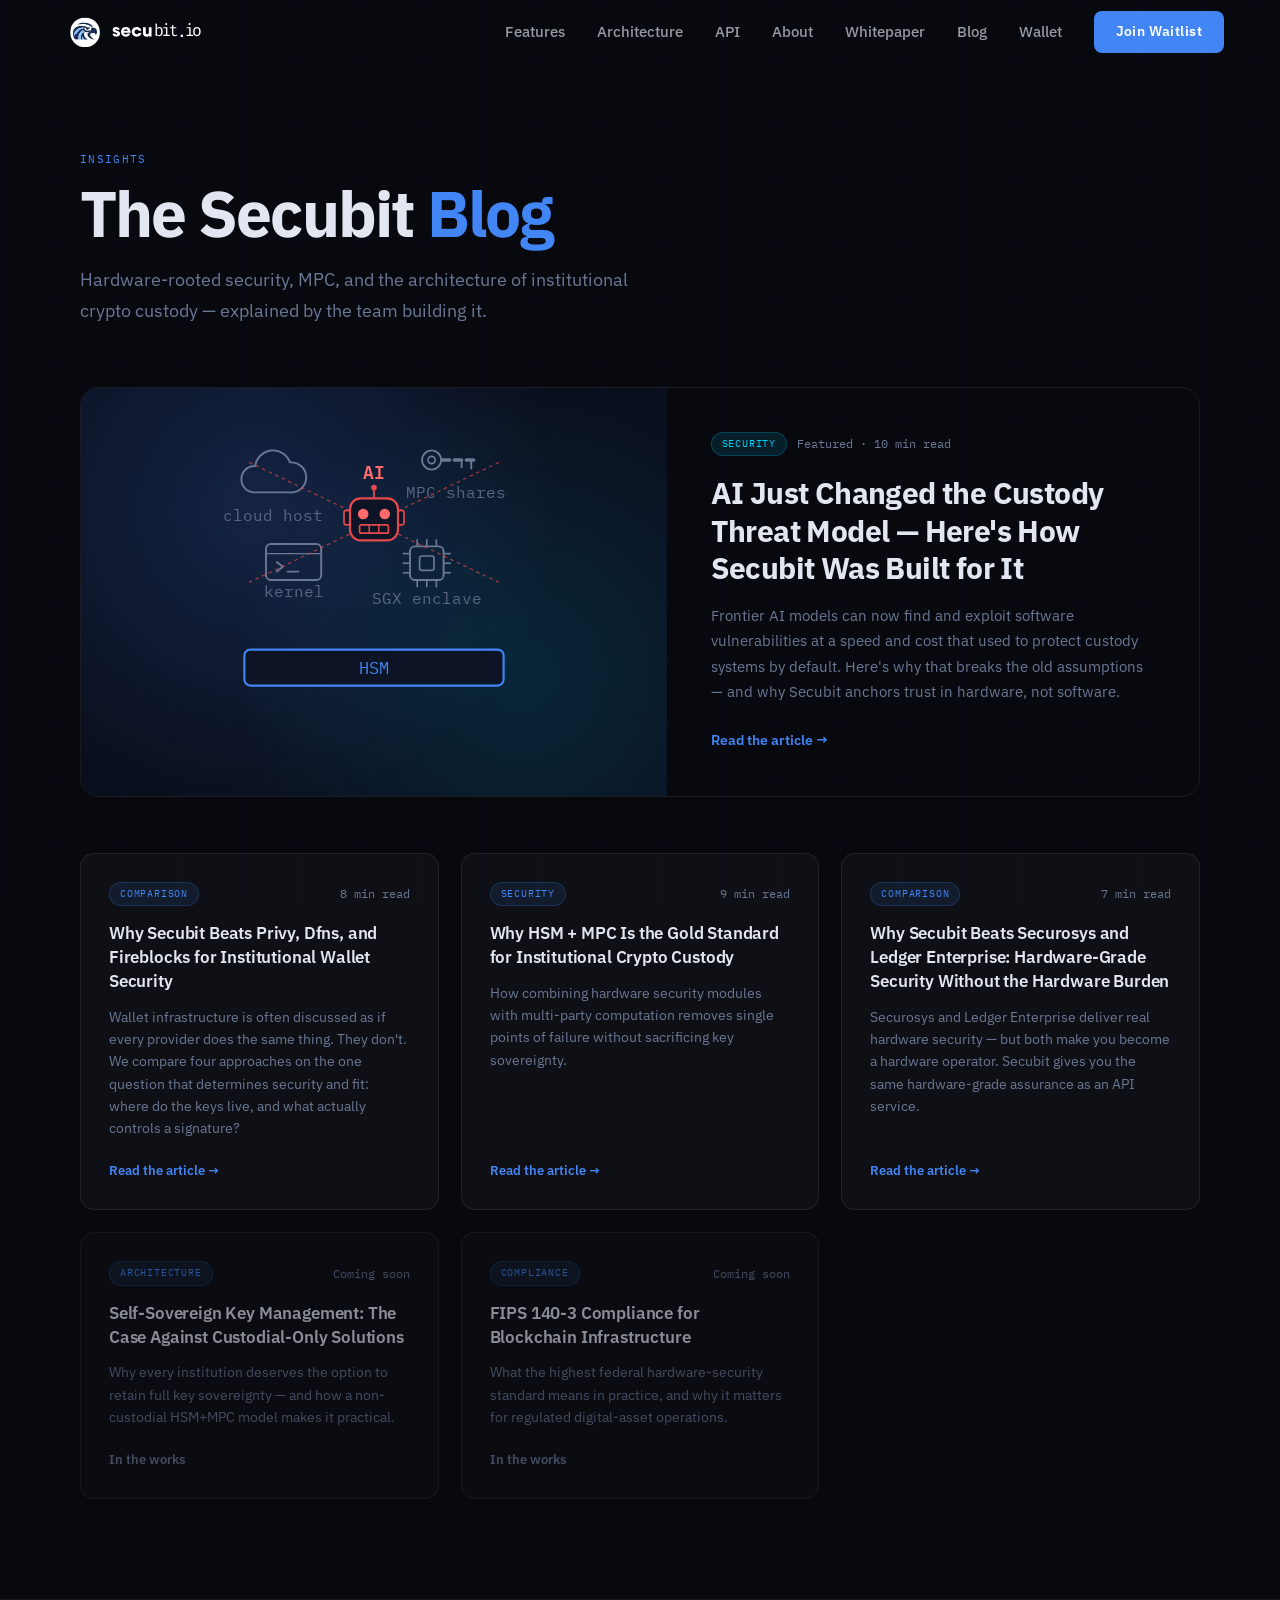
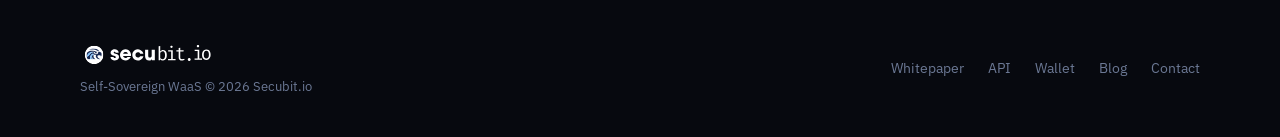
<file: blogs/index.html>
<!DOCTYPE html>
<html lang="en">

<head>
  <meta charset="UTF-8">
  <meta name="viewport" content="width=device-width, initial-scale=1.0">
  <title>Blog — Secubit</title>
  <link rel="icon" href="../logo_favicon.png" type="image/png">
  <link rel="preconnect" href="https://fonts.googleapis.com">
  <link
    href="https://fonts.googleapis.com/css2?family=IBM+Plex+Sans:wght@300;400;500;600;700&family=IBM+Plex+Mono:wght@400;500;600&display=swap"
    rel="stylesheet">
  <link rel="stylesheet" href="../styles.css">
  <script src="/components.js" defer></script>
</head>

<body>
  <div id="page">

    <!-- ── Nav (shared, injected by components.js) ── -->
    <div id="site-nav"></div>

    <!-- ── Hero ── -->
    <header class="blog-hero">
      <div class="label">Insights</div>
      <h1>The Secubit <span>Blog</span></h1>
      <p>Hardware-rooted security, MPC, and the architecture of institutional crypto custody — explained by the team
        building it.</p>
    </header>

    <div class="blog-wrap">

      <!-- Featured post -->
      <a href="posts.html?post=ai-threats-to-crypto-custody" class="featured reveal">
        <div class="featured-visual">
          <svg width="336" height="288" viewBox="0 0 280 240" fill="none" xmlns="http://www.w3.org/2000/svg">
            <g font-family="IBM Plex Mono, monospace" font-size="13">
              <!-- software layers being scanned by AI -->
              <!-- cloud host -->
              <g transform="translate(0,-15)">
                <path d="M40 52 a11 11 0 0 1 1 -22 a15 15 0 0 1 29 -3 a10 10 0 0 1 2 25 z" fill="none" stroke="#6b7894"
                  stroke-width="1.6" />
                <text x="56" y="76" fill="#5a6781" text-anchor="middle">cloud host</text>
              </g>
              <!-- SGX enclave = CPU chip (sits lower than cloud & MPC) -->
              <g transform="translate(44,52)">
                <rect x="126" y="30" width="28" height="28" rx="4" fill="none" stroke="#6b7894" stroke-width="1.6" />
                <rect x="134" y="38" width="12" height="12" rx="2" fill="none" stroke="#6b7894" stroke-width="1.4" />
                <g stroke="#6b7894" stroke-width="1.4">
                  <line x1="132" y1="24" x2="132" y2="30" />
                  <line x1="140" y1="24" x2="140" y2="30" />
                  <line x1="148" y1="24" x2="148" y2="30" />
                  <line x1="132" y1="58" x2="132" y2="64" />
                  <line x1="140" y1="58" x2="140" y2="64" />
                  <line x1="148" y1="58" x2="148" y2="64" />
                  <line x1="120" y1="36" x2="126" y2="36" />
                  <line x1="120" y1="44" x2="126" y2="44" />
                  <line x1="120" y1="52" x2="126" y2="52" />
                  <line x1="154" y1="36" x2="160" y2="36" />
                  <line x1="154" y1="44" x2="160" y2="44" />
                  <line x1="154" y1="52" x2="160" y2="52" />
                </g>
                <text x="140" y="78" fill="#5a6781" text-anchor="middle">SGX enclave</text>
              </g>
              <!-- MPC = split key shares -->
              <g transform="translate(-16,-34)">
                <circle cx="204" cy="44" r="8" fill="none" stroke="#6b7894" stroke-width="1.6" />
                <circle cx="204" cy="44" r="3" fill="none" stroke="#6b7894" stroke-width="1.4" />
                <g stroke="#6b7894" stroke-width="3" stroke-linecap="round">
                  <line x1="213" y1="44" x2="219" y2="44" />
                  <line x1="223" y1="44" x2="229" y2="44" />
                  <line x1="233" y1="44" x2="239" y2="44" />
                </g>
                <g stroke="#6b7894" stroke-width="1.6" stroke-linecap="round">
                  <line x1="229" y1="44" x2="229" y2="50" />
                  <line x1="237" y1="44" x2="237" y2="51" />
                </g>
                <text x="224" y="76" fill="#5a6781" text-anchor="middle">MPC shares</text>
              </g>
              <!-- kernel = terminal window -->
              <rect x="50" y="80" width="46" height="30" rx="4" fill="none" stroke="#6b7894" stroke-width="1.6" />
              <line x1="50" y1="88" x2="96" y2="88" stroke="#6b7894" stroke-width="1.2" />
              <path d="M59 95 l5 4 l-5 4" fill="none" stroke="#6b7894" stroke-width="1.6" stroke-linecap="round"
                stroke-linejoin="round" />
              <line x1="68" y1="103" x2="77" y2="103" stroke="#6b7894" stroke-width="1.6" stroke-linecap="round" />
              <text x="73" y="124" fill="#5a6781" text-anchor="middle">kernel</text>
              <!-- AI scan crosshair (large X covering cloud / SGX / MPC) -->
              <line x1="36" y1="12" x2="244" y2="112" stroke="#e5484d" stroke-width="1" stroke-dasharray="3 3"
                opacity="0.7" />
              <line x1="244" y1="12" x2="36" y2="112" stroke="#e5484d" stroke-width="1" stroke-dasharray="3 3"
                opacity="0.7" />
              <!-- AI = skeleton-like bot head -->
              <text x="140" y="26" fill="#ff6b6b" font-size="15" font-weight="600" text-anchor="middle">AI</text>
              <line x1="140" y1="42" x2="140" y2="35" stroke="#e5484d" stroke-width="1.5" />
              <circle cx="140" cy="33" r="2.4" fill="#e5484d" />
              <rect x="115" y="52" width="5" height="12" rx="2" fill="#0c1426" stroke="#e5484d" stroke-width="1.4" />
              <rect x="160" y="52" width="5" height="12" rx="2" fill="#0c1426" stroke="#e5484d" stroke-width="1.4" />
              <rect x="120" y="42" width="40" height="35" rx="9" fill="#0c1426" stroke="#e5484d" stroke-width="1.8" />
              <circle cx="131" cy="55" r="4.4" fill="#ff6b6b" />
              <circle cx="149" cy="55" r="4.4" fill="#ff6b6b" />
              <rect x="128" y="64" width="24" height="7" rx="1.5" fill="none" stroke="#e5484d" stroke-width="1.4" />
              <line x1="136" y1="64" x2="136" y2="71" stroke="#e5484d" stroke-width="1.2" />
              <line x1="144" y1="64" x2="144" y2="71" stroke="#e5484d" stroke-width="1.2" />
              <!-- hardware root at the core -->
              <rect x="32" y="168" width="216" height="30" rx="5" fill="#0c1426" stroke="#4285F4" stroke-width="1.8" />
              <text x="140" y="183" fill="#4285F4" font-size="14" text-anchor="middle"
                dominant-baseline="central">HSM</text>
            </g>
          </svg>
        </div>
        <div class="featured-body">
          <div class="tag-row">
            <span class="tag">Security</span>
            <span class="meta">Featured · 10 min read</span>
          </div>
          <h2>AI Just Changed the Custody Threat Model — Here's How Secubit Was Built for It</h2>
          <p>Frontier AI models can now find and exploit software vulnerabilities at a speed and cost that used to
            protect custody systems by default. Here's why that breaks the old assumptions — and why Secubit anchors
            trust in hardware, not software.</p>
          <span class="read-link">Read the article →</span>
        </div>
      </a>

      <!-- Other posts -->
      <div class="posts-grid">
        <a href="posts.html?post=secubit-vs-privy-dfns-fireblocks" class="post-card linked reveal">
          <div class="tag-row"><span class="tag blue">Comparison</span><span class="meta">8 min read</span></div>
          <h3>Why Secubit Beats Privy, Dfns, and Fireblocks for Institutional Wallet Security</h3>
          <p>Wallet infrastructure is often discussed as if every provider does the same thing. They don't. We compare
            four approaches on the one question that determines security and fit: where do the keys live, and what
            actually controls a signature?</p>
          <div class="card-foot">Read the article →</div>
        </a>
        <a href="posts.html?post=why-hsm-mpc-gold-standard" class="post-card linked reveal">
          <div class="tag-row"><span class="tag blue">Security</span><span class="meta">9 min read</span></div>
          <h3>Why HSM + MPC Is the Gold Standard for Institutional Crypto Custody</h3>
          <p>How combining hardware security modules with multi-party computation removes single points of failure
            without sacrificing key sovereignty.</p>
          <div class="card-foot">Read the article →</div>
        </a>
        <a href="posts.html?post=secubit-vs-securosys-ledger-enterprise" class="post-card linked reveal">
          <div class="tag-row"><span class="tag blue">Comparison</span><span class="meta">7 min read</span></div>
          <h3>Why Secubit Beats Securosys and Ledger Enterprise: Hardware-Grade Security Without the Hardware Burden
          </h3>
          <p>Securosys and Ledger Enterprise deliver real hardware security — but both make you become a hardware
            operator. Secubit gives you the same hardware-grade assurance as an API service.</p>
          <div class="card-foot">Read the article →</div>
        </a>
        <div class="post-card soon reveal" style="transition-delay:.1s">
          <div class="tag-row"><span class="tag blue">Architecture</span><span class="meta">Coming soon</span></div>
          <h3>Self-Sovereign Key Management: The Case Against Custodial-Only Solutions</h3>
          <p>Why every institution deserves the option to retain full key sovereignty — and how a non-custodial HSM+MPC
            model makes it practical.</p>
          <div class="card-foot">In the works</div>
        </div>
        <div class="post-card soon reveal" style="transition-delay:.2s">
          <div class="tag-row"><span class="tag blue">Compliance</span><span class="meta">Coming soon</span></div>
          <h3>FIPS 140-3 Compliance for Blockchain Infrastructure</h3>
          <p>What the highest federal hardware-security standard means in practice, and why it matters for regulated
            digital-asset operations.</p>
          <div class="card-foot">In the works</div>
        </div>
      </div>

    </div>

    <!-- ── Footer (shared, injected by components.js) ── -->
    <div id="site-footer"></div>

  </div>

</body>

</html>
</file>
<file: styles.css>
/* ── Reset & Tokens ─────────────────────────────────────────── */
*,
*::before,
*::after {
    box-sizing: border-box;
    margin: 0;
    padding: 0;
}

:root {
    --bg: #07090f;
    --bg2: #0d1120;
    --surface: rgba(255, 255, 255, 0.04);
    --border: rgba(255, 255, 255, 0.08);
    --blue: #4285F4;
    --cyan: #00d4ff;
    --text: #e2e6f0;
    --muted: #6b7894;
    --sans: 'IBM Plex Sans', sans-serif;
    --mono: 'IBM Plex Mono', monospace;
}

html {
    scroll-behavior: smooth;
}

body {
    background: var(--bg);
    color: var(--text);
    font-family: var(--sans);
    line-height: 1.65;
    overflow-x: hidden;
}

/* grid + noise overlays */
body::before {
    content: '';
    position: fixed;
    inset: 0;
    pointer-events: none;
    z-index: 0;
    background-image:
        linear-gradient(rgba(66, 133, 244, .03) 1px, transparent 1px),
        linear-gradient(90deg, rgba(66, 133, 244, .03) 1px, transparent 1px);
    background-size: 60px 60px;
}

#page {
    position: relative;
    z-index: 1;
}

a {
    color: inherit;
}

img {
    max-width: 100%;
    display: block;
}

::-webkit-scrollbar {
    width: 5px;
}

::-webkit-scrollbar-track {
    background: var(--bg);
}

::-webkit-scrollbar-thumb {
    background: rgba(66, 133, 244, .35);
    border-radius: 3px;
}

/* ── Utilities ──────────────────────────────────────────────── */
.label {
    font-family: var(--mono);
    font-size: 11px;
    letter-spacing: .12em;
    text-transform: uppercase;
    color: var(--blue);
    margin-bottom: 12px;
}

.section-head {
    margin-bottom: 56px;
}

.section-head h2 {
    font-size: clamp(28px, 3.5vw, 48px);
    font-weight: 700;
    letter-spacing: -.025em;
    line-height: 1.1;
}

.section-head h2 span {
    color: var(--blue);
}

/* fade-up on scroll */
.reveal {
    opacity: 0;
    transform: translateY(22px);
    transition: opacity .6s ease, transform .6s ease;
}

.reveal.visible {
    opacity: 1;
    transform: none;
}

/* ── Nav ────────────────────────────────────────────────────── */
nav {
    position: fixed;
    top: 0;
    left: 0;
    right: 0;
    z-index: 100;
    height: 64px;
    display: flex;
    align-items: center;
    justify-content: space-between;
    padding: 0 56px;
    transition: background .3s, border-color .3s, backdrop-filter .3s;
}

nav.scrolled,
nav.nav-open {
    background: rgba(7, 9, 15, .92);
    backdrop-filter: blur(14px);
    border-bottom: 1px solid rgba(255, 255, 255, .06);
}

.nav-logo {
    height: 48px;
}

.nav-right {
    display: flex;
    align-items: center;
    gap: 32px;
}

.nav-links {
    display: flex;
    align-items: center;
    gap: 32px;
}

/* Hamburger toggle — hidden on desktop, shown via the mobile media query */
.nav-toggle {
    display: none;
    flex-direction: column;
    justify-content: center;
    gap: 5px;
    width: 44px;
    height: 44px;
    padding: 0;
    background: none;
    border: none;
    cursor: pointer;
    z-index: 110;
}

.nav-toggle span {
    display: block;
    width: 24px;
    height: 2px;
    margin: 0 auto;
    background: #fff;
    border-radius: 2px;
    transition: transform .3s, opacity .3s;
}

nav.nav-open .nav-toggle span:nth-child(1) {
    transform: translateY(7px) rotate(45deg);
}

nav.nav-open .nav-toggle span:nth-child(2) {
    opacity: 0;
}

nav.nav-open .nav-toggle span:nth-child(3) {
    transform: translateY(-7px) rotate(-45deg);
}

.nav-links a:not(.btn) {
    text-decoration: none;
    font-size: 15px;
    font-weight: 500;
    color: rgba(226, 230, 240, .65);
    transition: color .2s;
}

.nav-links a:not(.btn):hover {
    color: #fff;
}

.btn {
    display: inline-block;
    background: var(--blue);
    color: #fff;
    padding: 9px 22px;
    border-radius: 8px;
    font-size: 14px;
    font-weight: 600;
    letter-spacing: .03em;
    text-decoration: none;
    border: none;
    cursor: pointer;
    font-family: var(--sans);
    transition: opacity .2s;
}

.btn:hover {
    opacity: .82;
}

.btn-ghost {
    background: transparent;
    border: 1px solid rgba(255, 255, 255, .15);
    color: var(--text);
}

.btn-ghost:hover {
    border-color: rgba(255, 255, 255, .35);
    opacity: 1;
}

/* ── Hero ───────────────────────────────────────────────────── */
#hero {
    padding: 110px 80px 72px;
    position: relative;
    overflow: hidden;
}

.hero-inner {
    min-height: calc(100vh - 182px);
    display: grid;
    grid-template-columns: 1fr 1fr;
    align-items: center;
    gap: 72px;
}

.hero-glow-l {
    position: absolute;
    top: 5%;
    left: 5%;
    width: 560px;
    height: 560px;
    border-radius: 50%;
    background: radial-gradient(circle, rgba(66, 133, 244, .14) 0%, transparent 70%);
    pointer-events: none;
}

.hero-glow-r {
    position: absolute;
    top: 25%;
    right: 0%;
    width: 380px;
    height: 380px;
    border-radius: 50%;
    background: radial-gradient(circle, rgba(0, 212, 255, .08) 0%, transparent 70%);
    pointer-events: none;
}

.hero-badge {
    display: inline-flex;
    align-items: center;
    gap: 8px;
    background: rgba(66, 133, 244, .1);
    border: 1px solid rgba(66, 133, 244, .25);
    border-radius: 100px;
    padding: 5px 16px;
    margin-bottom: 24px;
    font-family: var(--mono);
    font-size: 11px;
    color: var(--cyan);
    letter-spacing: .1em;
}

.hero-badge-dot {
    width: 6px;
    height: 6px;
    border-radius: 50%;
    background: var(--cyan);
    animation: blink 1.6s ease-in-out infinite;
}

#hero h1 {
    font-size: clamp(40px, 5vw, 68px);
    font-weight: 700;
    line-height: 1.07;
    letter-spacing: -.03em;
    margin-bottom: 20px;
}

#hero h1 .grad {
    background: linear-gradient(135deg, var(--blue) 0%, var(--cyan) 100%);
    -webkit-background-clip: text;
    -webkit-text-fill-color: transparent;
    background-clip: text;
}

#hero p {
    font-size: 18px;
    color: var(--muted);
    line-height: 1.72;
    max-width: 460px;
    margin-bottom: 32px;
}

.hero-pills {
    display: flex;
    flex-wrap: wrap;
    gap: 9px;
    margin-bottom: 36px;
}

.pill {
    font-family: var(--mono);
    font-size: 12px;
    background: rgba(255, 255, 255, .05);
    border: 1px solid rgba(255, 255, 255, .1);
    padding: 5px 14px;
    border-radius: 6px;
    color: var(--text);
}

.waitlist-form {
    display: flex;
    gap: 10px;
    flex-wrap: wrap;
}

.waitlist-form input[type=email] {
    flex: 1 1 220px;
    padding: 13px 18px;
    border-radius: 8px;
    background: rgba(255, 255, 255, .06);
    border: 1px solid rgba(255, 255, 255, .14);
    color: #fff;
    font-size: 15px;
    font-family: var(--sans);
    outline: none;
}

.waitlist-form input::placeholder {
    color: var(--muted);
}

.waitlist-success {
    display: none;
    background: rgba(0, 212, 255, .08);
    border: 1px solid rgba(0, 212, 255, .3);
    border-radius: 8px;
    padding: 13px 22px;
    color: var(--cyan);
    font-size: 15px;
}

.hero-sublinks {
    display: flex;
    gap: 24px;
    margin-top: 22px;
}

.hero-sublinks a {
    text-decoration: none;
    font-size: 14px;
    font-weight: 600;
    color: var(--blue);
    border-bottom: 1px solid rgba(66, 133, 244, .4);
    padding-bottom: 1px;
    transition: border-color .2s;
}

.hero-sublinks a:hover {
    border-color: var(--blue);
}

/* ── Security Animation ─────────────────────────────────────── */
.anim-wrap {
    width: 100%;
    max-width: 520px;
    margin: 0 auto;
    animation: float 6s ease-in-out infinite;
}

@keyframes float {

    0%,
    100% {
        transform: translateY(0)
    }

    50% {
        transform: translateY(-10px)
    }
}

@keyframes blink {

    0%,
    100% {
        opacity: 1
    }

    50% {
        opacity: 0
    }
}

@keyframes fadeUp {
    from {
        opacity: 0;
        transform: translateY(22px)
    }

    to {
        opacity: 1;
        transform: none
    }
}

/* ── Trade-off ──────────────────────────────────────────────── */
#tradeoff {
    padding: 96px 80px;
    --warn: #ff6b4a;
}

.label--warn {
    color: var(--warn);
}

.section-head h2 span.warn {
    color: var(--warn);
}

/* the three "lose" cards reuse .features-grid / .feat-card */
.lose-grid .feat-card:nth-child(n+1) {
    border-bottom: none;
}

.lose-card .feat-icon {
    color: var(--muted);
}

.feat-tag--warn {
    color: var(--warn);
    background: rgba(255, 107, 74, .08);
    border-color: rgba(255, 107, 74, .24);
}

.lose-who {
    font-family: var(--mono);
    font-size: 11px;
    letter-spacing: .04em;
    color: rgba(107, 120, 148, .75);
    margin-top: 16px;
    padding-top: 14px;
    border-top: 1px solid rgba(255, 255, 255, .05);
}

.keep-grid {
    display: grid;
    grid-template-columns: repeat(3, 1fr);
    gap: 28px;
}

.keep-head {
    margin-top: 88px;
}

.keep-card {
    padding: 30px 28px;
    background: var(--surface);
    border: 1px solid var(--border);
    border-radius: 14px;
    transition: border-color .25s, background .25s;
}

.keep-card:hover {
    border-color: rgba(66, 133, 244, .35);
    background: rgba(66, 133, 244, .05);
}

.keep-num {
    font-family: var(--mono);
    font-size: 12px;
    letter-spacing: .1em;
    color: var(--cyan);
    margin-bottom: 14px;
}

.keep-card h3 {
    font-size: 18px;
    font-weight: 700;
    letter-spacing: -.01em;
    margin-bottom: 10px;
}

.keep-card p {
    font-size: 14px;
    color: var(--muted);
    line-height: 1.65;
}

/* ── Features ───────────────────────────────────────────────── */
#features {
    padding: 96px 80px;
}

.features-grid {
    display: grid;
    grid-template-columns: repeat(3, 1fr);
    gap: 2px;
    background: rgba(66, 133, 244, .04);
    border-radius: 16px;
    overflow: hidden;
}

.feat-card {
    padding: 36px 32px;
    background: var(--bg);
    border-right: 1px solid rgba(255, 255, 255, .05);
    border-bottom: 1px solid rgba(255, 255, 255, .05);
    transition: background .25s;
    cursor: default;
}

.feat-card:nth-child(3n) {
    border-right: none;
}

.feat-card:nth-child(n+4) {
    border-bottom: none;
}

.feat-card:hover {
    background: rgba(66, 133, 244, .04);
}

.feat-top {
    display: flex;
    justify-content: space-between;
    align-items: flex-start;
    margin-bottom: 16px;
}

.feat-icon {
    font-size: 26px;
    color: var(--blue);
    line-height: 1;
}

.feat-tag {
    font-family: var(--mono);
    font-size: 10px;
    letter-spacing: .08em;
    color: var(--cyan);
    background: rgba(0, 212, 255, .1);
    border: 1px solid rgba(0, 212, 255, .22);
    padding: 3px 10px;
    border-radius: 100px;
}

.feat-card h3 {
    font-size: 17px;
    font-weight: 700;
    margin-bottom: 10px;
    letter-spacing: -.01em;
}

.feat-card p {
    font-size: 14px;
    color: var(--muted);
    line-height: 1.65;
}

/* ── Architecture ───────────────────────────────────────────── */
#architecture {
    padding: 96px 80px;
    background: rgba(66, 133, 244, .04);
}

.arch-head {
    display: flex;
    justify-content: space-between;
    align-items: flex-end;
    margin-bottom: 52px;
    flex-wrap: wrap;
    gap: 20px;
}

.mode-toggle {
    display: flex;
    background: rgba(255, 255, 255, .06);
    border-radius: 10px;
    padding: 4px;
    gap: 2px;
}

.mode-btn {
    padding: 8px 22px;
    border-radius: 7px;
    border: none;
    cursor: pointer;
    font-size: 13px;
    font-weight: 600;
    font-family: var(--sans);
    text-transform: capitalize;
    transition: all .2s;
    background: transparent;
    color: var(--muted);
}

.mode-btn.active {
    background: var(--blue);
    color: #fff;
}

.flow {
    display: flex;
    align-items: center;
    gap: 0;
    flex-wrap: wrap;
    justify-content: center;
    margin-bottom: 36px;
}

.flow-step {
    background: rgba(66, 133, 244, .04);
    border: 1px solid rgba(255, 255, 255, .08);
    border-radius: 12px;
    padding: 24px 28px;
    text-align: center;
    min-width: 140px;
    border-top-width: 2px;
    transition: transform .2s;
}

.flow-step:hover {
    transform: translateY(-4px);
}

.flow-step-num {
    font-family: var(--mono);
    font-size: 10px;
    color: var(--muted);
    margin-bottom: 6px;
}

.flow-step-title {
    font-weight: 700;
    font-size: 15px;
    margin-bottom: 4px;
}

.flow-step-sub {
    font-family: var(--mono);
    font-size: 11px;
}

.flow-arrow {
    padding: 0 8px;
    color: rgba(255, 255, 255, .18);
    font-size: 20px;
}

.arch-callout {
    padding: 24px 32px;
    border-radius: 12px;
    display: flex;
    gap: 16px;
    align-items: flex-start;
}

.arch-callout strong {
    display: block;
    font-size: 15px;
    margin-bottom: 6px;
}

.arch-callout p {
    font-size: 14px;
    color: var(--muted);
    line-height: 1.65;
    margin: 0;
}

/* ── Docs ───────────────────────────────────────────────────── */
#api {
    padding: 96px 80px;
}

.api-inner {
    display: grid;
    grid-template-columns: 1fr 1fr;
    gap: 80px;
    align-items: center;
    max-width: 1200px;
    margin: 0 auto;
}

.doc-links {
    display: flex;
    flex-direction: column;
    gap: 12px;
    margin-top: 32px;
}

.doc-link {
    display: flex;
    align-items: center;
    justify-content: space-between;
    padding: 16px 20px;
    border-radius: 10px;
    background: rgba(66, 133, 244, .04);
    border: 1px solid rgba(255, 255, 255, .08);
    text-decoration: none;
    color: var(--text);
    transition: border-color .2s;
}

.doc-link:hover {
    border-color: rgba(66, 133, 244, .5);
}

.doc-link span {
    font-weight: 600;
    font-size: 15px;
}

.doc-link i {
    font-style: normal;
    font-size: 18px;
}

.codebox {
    background: #080c18;
    border: 1px solid rgba(255, 255, 255, .08);
    border-radius: 14px;
    overflow: hidden;
}

.codebox-bar {
    display: flex;
    align-items: center;
    gap: 8px;
    padding: 14px 20px;
    border-bottom: 1px solid rgba(255, 255, 255, .06);
}

.cb-dot {
    width: 12px;
    height: 12px;
    border-radius: 50%;
}

.codebox-bar span {
    font-family: var(--mono);
    font-size: 12px;
    color: var(--muted);
    margin-left: 8px;
}

pre {
    padding: 24px;
    margin: 0;
    font-family: var(--mono);
    font-size: 12.5px;
    line-height: 1.75;
    color: #c9d1d9;
    overflow-x: auto;
    tab-size: 2;
}

/* ── Blog ───────────────────────────────────────────────────── */
#blog {
    padding: 96px 80px;
    background: rgba(66, 133, 244, .04);
}

.blog-head {
    display: flex;
    justify-content: space-between;
    align-items: flex-end;
    margin-bottom: 44px;
}

.blog-head a {
    color: var(--blue);
    text-decoration: none;
    font-size: 14px;
    font-weight: 600;
}

.blog-grid {
    display: grid;
    grid-template-columns: repeat(3, 1fr);
    gap: 20px;
}

.blog-card {
    display: block;
    text-decoration: none;
    padding: 28px;
    border-radius: 12px;
    background: rgba(255, 255, 255, .03);
    border: 1px solid rgba(255, 255, 255, .07);
    transition: border-color .2s, transform .2s;
}

.blog-card:hover {
    border-color: rgba(66, 133, 244, .35);
    transform: translateY(-4px);
}

.blog-meta {
    display: flex;
    justify-content: space-between;
    align-items: center;
    margin-bottom: 16px;
}

.blog-tag {
    font-family: var(--mono);
    font-size: 10px;
    letter-spacing: .07em;
    color: var(--blue);
    background: rgba(66, 133, 244, .12);
    padding: 3px 10px;
    border-radius: 100px;
}

.blog-date {
    font-size: 12px;
    color: var(--muted);
}

.blog-card h3 {
    font-size: 15px;
    font-weight: 600;
    color: var(--text);
    line-height: 1.5;
    letter-spacing: -.01em;
}

/* ── About ──────────────────────────────────────────────────── */
#about {
    padding: 96px 80px;
}

.about-inner {
    display: grid;
    grid-template-columns: 1fr 1fr;
    gap: 80px;
    align-items: center;
    max-width: 1200px;
    margin: 0 auto;
}

.about-text h2 {
    font-size: clamp(28px, 3vw, 44px);
    font-weight: 700;
    letter-spacing: -.025em;
    margin-bottom: 20px;
    line-height: 1.15;
}

.about-text h2 span {
    color: var(--blue);
}

.about-text p {
    font-size: 16px;
    color: var(--muted);
    line-height: 1.78;
    margin-bottom: 16px;
}

.stats-grid {
    display: grid;
    grid-template-columns: 1fr 1fr;
    gap: 16px;
}

.stat-card {
    padding: 28px 24px;
    border-radius: 12px;
    background: rgba(66, 133, 244, .04);
    border: 1px solid rgba(255, 255, 255, .07);
}

.stat-val {
    font-size: 28px;
    font-weight: 700;
    margin-bottom: 6px;
}

.stat-label {
    font-size: 13px;
    color: var(--muted);
}

/* ── CTA ────────────────────────────────────────────────────── */
#cta {
    padding: 96px 80px;
}

.cta-inner {
    max-width: 680px;
    margin: 0 auto;
    text-align: center;
}

.cta-inner h2 {
    font-size: clamp(32px, 4vw, 56px);
    font-weight: 700;
    letter-spacing: -.03em;
    line-height: 1.08;
    margin-bottom: 18px;
}

.cta-inner p {
    font-size: 17px;
    color: var(--muted);
    line-height: 1.72;
    margin-bottom: 36px;
}

.cta-inner p a {
    color: var(--blue);
}

/* ── Footer ─────────────────────────────────────────────────── */
footer {
    border-top: 1px solid rgba(255, 255, 255, .06);
    padding: 40px 80px;
    display: flex;
    justify-content: space-between;
    align-items: center;
    flex-wrap: wrap;
    gap: 24px;
}

footer img {
    height: 30px;
    margin-bottom: 6px;
}

.footer-copy {
    font-size: 13px;
    color: var(--muted);
}

.footer-links {
    display: flex;
    gap: 24px;
    flex-wrap: wrap;
}

.footer-links a {
    color: var(--muted);
    text-decoration: none;
    font-size: 14px;
    transition: color .2s;
}

.footer-links a:hover {
    color: #fff;
}

/* ── Tweaks Panel ────────────────────────────────────────────── */
#tweaks-panel {
    position: fixed;
    bottom: 24px;
    right: 24px;
    z-index: 200;
    background: #10141f;
    border: 1px solid rgba(255, 255, 255, .12);
    border-radius: 14px;
    padding: 24px;
    width: 260px;
    box-shadow: 0 20px 60px rgba(0, 0, 0, .6);
    display: none;
}

#tweaks-panel.open {
    display: block;
}

.tweaks-head {
    display: flex;
    justify-content: space-between;
    align-items: center;
    margin-bottom: 20px;
}

.tweaks-head span {
    font-weight: 700;
    font-size: 15px;
}

.tweaks-close {
    background: none;
    border: none;
    color: var(--muted);
    cursor: pointer;
    font-size: 18px;
}

.tweak-row {
    margin-bottom: 16px;
}

.tweak-label {
    font-size: 12px;
    color: var(--muted);
    margin-bottom: 8px;
}

.color-swatches {
    display: flex;
    gap: 8px;
}

.swatch {
    width: 26px;
    height: 26px;
    border-radius: 50%;
    cursor: pointer;
    border: 2px solid transparent;
    transition: border-color .15s;
}

.swatch.active {
    border-color: #fff;
}

input[type=range] {
    width: 100%;
    accent-color: var(--blue);
}

/* ── Responsive ─────────────────────────────────────────────── */
@media (max-width:900px) {

    #hero {
        padding: 100px 28px 56px;
    }

    .hero-inner,
    .api-inner,
    .about-inner {
        grid-template-columns: 1fr;
        gap: 40px;
    }

    nav {
        padding: 0 24px;
    }

    /* Mobile bar: hamburger left · icon center · button right */
    .nav-toggle {
        display: flex;
        position: absolute;
        left: 16px;
        top: 50%;
        transform: translateY(-50%);
    }

    .nav-brand {
        display: none;
    }

    .nav-right {
        margin-left: auto;
    }

    .nav-links {
        position: absolute;
        top: 64px;
        left: 0;
        right: 0;
        flex-direction: column;
        align-items: stretch;
        gap: 0;
        padding: 8px 24px 20px;
        background: rgba(7, 9, 15, .98);
        backdrop-filter: blur(14px);
        border-bottom: 1px solid rgba(255, 255, 255, .06);
        transform: translateY(-12px);
        opacity: 0;
        visibility: hidden;
        transition: transform .25s, opacity .25s, visibility .25s;
    }

    nav.nav-open .nav-links {
        transform: translateY(0);
        opacity: 1;
        visibility: visible;
    }

    .nav-links a:not(.btn) {
        padding: 14px 0;
        font-size: 17px;
        border-bottom: 1px solid rgba(255, 255, 255, .06);
    }

    .nav-links a:not(.btn):last-child {
        border-bottom: none;
    }

    .nav-right {
        gap: 14px;
    }

    #tradeoff,
    #features,
    #architecture,
    #api,
    #blog,
    #about,
    #cta {
        padding: 72px 28px;
    }

    footer {
        padding: 36px 28px;
        flex-direction: column;
        align-items: flex-start;
    }

    .features-grid,
    .blog-grid,
    .lose-grid,
    .keep-grid {
        grid-template-columns: 1fr;
    }

    .keep-head {
        margin-top: 64px;
    }

    .flow {
        gap: 8px 0;
    }

    .flow-arrow {
        transform: rotate(90deg);
    }
}

/* ── Utility additions ──────────────────────────────────────── */
.hero-content {
    animation: fadeUp .8s ease both;
}

.section-inner {
    max-width: 1200px;
    margin: 0 auto;
}

.reveal-delay-1 {
    transition-delay: .1s;
}

.reveal-delay-2 {
    transition-delay: .2s;
}

.reveal-delay-3 {
    transition-delay: .3s;
}

.anim-wrap object {
    width: 100%;
    overflow: visible;
}

/* ── Architecture additions ─────────────────────────────────── */
.arch-title {
    font-size: clamp(28px, 3.5vw, 48px);
    font-weight: 700;
    letter-spacing: -.025em;
}

.whitepaper-wrap {
    margin-top: 40px;
}

.whitepaper-link {
    display: flex;
    align-items: flex-start;
    gap: 14px;
    text-decoration: none;
    background: rgba(66, 133, 244, 0.07);
    border: 1px solid rgba(66, 133, 244, 0.25);
    border-radius: 12px;
    padding: 16px 28px;
    transition: background .2s, border-color .2s;
}

.whitepaper-link:hover {
    background: rgba(66, 133, 244, 0.13);
    border-color: rgba(66, 133, 244, 0.5);
}

.whitepaper-link-title {
    display: block;
    font-size: 15px;
    font-weight: 600;
    color: #e2e6f0;
}

.whitepaper-link-sub {
    display: block;
    font-size: 14px;
    color: var(--muted);
    margin-top: 2px;
}

/* ── Docs additions ─────────────────────────────────────────── */
.api-title {
    font-size: clamp(28px, 3vw, 44px);
    font-weight: 700;
    letter-spacing: -.025em;
    line-height: 1.12;
}

.api-title span {
    color: var(--blue);
}

.api-lead {
    font-size: 16px;
    color: var(--muted);
    line-height: 1.75;
    margin-top: 16px;
}

.doc-badge {
    font-size: 11px;
    font-family: var(--mono);
    font-weight: 400;
    color: var(--muted);
}

.doc-badge--cyan {
    color: var(--cyan);
}

.doc-link--disabled {
    opacity: .55;
    cursor: default;
    pointer-events: none;
}

.doc-link .doc-soon {
    font-size: 11px;
    font-family: var(--mono);
    font-weight: 400;
    color: var(--muted);
    white-space: nowrap;
}

.doc-arrow {
    color: var(--blue);
}

.doc-arrow--cyan {
    color: var(--cyan);
}

/* ── Code box dots ──────────────────────────────────────────── */
.cb-dot--red {
    background: #ff5f57;
}

.cb-dot--yellow {
    background: #febc2e;
}

.cb-dot--green {
    background: #28c840;
}

/* ── Blog additions ─────────────────────────────────────────── */
.blog-title {
    font-size: clamp(24px, 3vw, 40px);
    font-weight: 700;
    letter-spacing: -.025em;
}

/* ── Stat value colours ─────────────────────────────────────── */
.stat-val--blue {
    color: var(--blue);
}

.stat-val--cyan {
    color: var(--cyan);
}

/* ── Label variant ──────────────────────────────────────────── */
.label--cyan {
    color: var(--cyan);
}

/* ── CTA form ───────────────────────────────────────────────── */
#cta-form {
    justify-content: center;
}

#cta-success {
    margin-top: 0;
}

/* ════════════════════════════════════════════════════════════ */
/*  BLOG PAGES (listing + post) — used under /blogs/             */
/*  Base chrome (tokens, nav, footer, .label, .reveal, .btn)     */
/*  is shared with the rest of this file.                        */
/* ════════════════════════════════════════════════════════════ */

/*  Blog index  */
.blog-hero {
    padding: 150px 80px 60px;
    max-width: 1360px;
    margin: 0 auto;
}
.blog-hero h1 {
    font-family: var(--sans);
    font-size: clamp(40px, 5vw, 64px);
    font-weight: 700;
    letter-spacing: -.03em;
    line-height: 1.05;
    margin-bottom: 18px;
}
.blog-hero h1 span { color: var(--blue); }
.blog-hero p {
    font-size: 18px;
    color: var(--muted);
    max-width: 560px;
    line-height: 1.7;
}

.blog-wrap { max-width: 1360px; margin: 0 auto; padding: 0 80px 100px; }

/* Featured post */
.featured {
    display: grid;
    grid-template-columns: 1.1fr 1fr;
    gap: 0;
    border: 1px solid var(--border);
    border-radius: 18px;
    overflow: hidden;
    margin-bottom: 56px;
    text-decoration: none;
    color: inherit;
    transition: border-color .25s, transform .25s;
}
.featured:hover { border-color: rgba(66, 133, 244, .5); transform: translateY(-3px); }
.featured-visual {
    position: relative;
    background:
        radial-gradient(circle at 30% 30%, rgba(66, 133, 244, .18), transparent 60%),
        radial-gradient(circle at 75% 70%, rgba(0, 212, 255, .12), transparent 55%),
        #0a0f1e;
    min-height: 280px;
    display: flex;
    align-items: center;
    justify-content: center;
    overflow: hidden;
}
.featured-body { padding: 44px 44px; display: flex; flex-direction: column; justify-content: center; }
.featured-body .tag-row { display: flex; gap: 10px; align-items: center; margin-bottom: 18px; }
.featured-body h2 {
    font-family: var(--sans);
    font-size: clamp(22px, 2.4vw, 30px);
    font-weight: 700;
    line-height: 1.25;
    letter-spacing: -.02em;
    margin-bottom: 16px;
}
.featured-body p { font-size: 15px; color: var(--muted); line-height: 1.7; margin-bottom: 24px; }
.read-link { font-size: 14px; font-weight: 600; color: var(--blue); display: inline-flex; align-items: center; gap: 6px; }

.tag {
    font-family: var(--mono);
    font-size: 10px;
    letter-spacing: .08em;
    color: var(--cyan);
    background: rgba(0, 212, 255, .1);
    border: 1px solid rgba(0, 212, 255, .22);
    padding: 3px 10px;
    border-radius: 100px;
    text-transform: uppercase;
}
.tag.blue { color: var(--blue); background: rgba(66, 133, 244, .1); border-color: rgba(66, 133, 244, .22); }
.meta { font-size: 12px; color: var(--muted); font-family: var(--mono); }

/* Post grid */
.posts-grid { display: grid; grid-template-columns: repeat(3, 1fr); gap: 22px; }
.post-card {
    display: flex;
    flex-direction: column;
    padding: 28px;
    border-radius: 14px;
    background: rgba(255, 255, 255, .03);
    border: 1px solid var(--border);
    text-decoration: none;
    color: inherit;
    transition: border-color .25s, transform .25s;
}
.post-card.linked:hover { border-color: rgba(66, 133, 244, .4); transform: translateY(-4px); }
.post-card .tag-row { display: flex; justify-content: space-between; align-items: center; margin-bottom: 16px; }
.post-card h3 { font-family: var(--sans); font-size: 17px; font-weight: 600; line-height: 1.4; letter-spacing: -.01em; margin-bottom: 12px; }
.post-card p { font-size: 14px; color: var(--muted); line-height: 1.6; flex-grow: 1; }
.post-card .card-foot { margin-top: 20px; font-size: 13px; font-weight: 600; color: var(--blue); }
.post-card.soon { opacity: .6; }
.post-card.soon .card-foot { color: var(--muted); }

/*  Blog post  */
.post-hero {
    max-width: 920px;
    margin: 0 auto;
    padding: 140px 80px 0;
}
.back-link {
    display: inline-flex;
    align-items: center;
    gap: 7px;
    font-size: 14px;
    font-weight: 500;
    color: var(--muted);
    text-decoration: none;
    margin-bottom: 32px;
    transition: color .2s;
}
.back-link:hover { color: var(--text); }
.post-hero .tag-row { display: flex; gap: 12px; align-items: center; margin-bottom: 22px; }
.post-hero h1 {
    font-family: var(--sans);
    font-size: clamp(30px, 4vw, 46px);
    font-weight: 700;
    line-height: 1.18;
    letter-spacing: -.025em;
    margin-bottom: 28px;
}
.byline {
    display: flex;
    align-items: center;
    gap: 14px;
    padding-bottom: 36px;
    border-bottom: 1px solid var(--border);
}
.byline .avatar {
    width: 44px;
    height: 44px;
    border-radius: 50%;
    background: linear-gradient(135deg, var(--blue), var(--cyan));
    display: flex;
    align-items: center;
    justify-content: center;
    font-weight: 700;
    font-size: 16px;
    color: #fff;
    flex-shrink: 0;
}
.byline .who { font-size: 14px; font-weight: 600; }
.byline .when { font-size: 13px; color: var(--muted); }

/* article body */
.article { max-width: 920px; margin: 0 auto; padding: 44px 80px 60px; }
.article > * { margin-bottom: 24px; }
.article p { font-size: 17px; line-height: 1.78; color: #c3cad8; }
.article .lead { font-size: 19px; color: var(--text); line-height: 1.7; }
.article h2 {
    font-family: var(--sans);
    font-size: 27px;
    font-weight: 700;
    letter-spacing: -.02em;
    margin-top: 24px;
    margin-bottom: 16px;
    padding-top: 16px;
}
.article h3 {
    font-family: var(--sans);
    font-size: 20px;
    font-weight: 600;
    letter-spacing: -.01em;
    margin-top: 16px;
    margin-bottom: 4px;
    color: var(--text);
}
.article strong { color: var(--text); font-weight: 600; }
.article a { color: var(--blue); text-decoration: none; border-bottom: 1px solid rgba(66, 133, 244, .4); }
.article a:hover { border-color: var(--blue); }
.article ul { list-style: none; padding: 0; }
.article ul li {
    font-size: 17px;
    line-height: 1.7;
    color: #c3cad8;
    padding-left: 26px;
    position: relative;
    margin-bottom: 14px;
}
.article ul li::before {
    content: '';
    position: absolute;
    left: 4px;
    top: 12px;
    width: 7px;
    height: 7px;
    border-radius: 50%;
    background: var(--blue);
}
.article hr { border: none; border-top: 1px solid var(--border); margin: 40px 0; }

/* highlight callout for best-fit lines */
.bestfit {
    background: rgba(66, 133, 244, .06);
    border-left: 3px solid var(--blue);
    border-radius: 0 8px 8px 0;
    padding: 14px 20px;
    font-size: 16px;
    color: var(--text);
}

/* table */
.table-scroll { overflow-x: auto; border: 1px solid var(--border); border-radius: 12px; margin: 8px 0; }
table.cmp {
    border-collapse: collapse;
    width: 100%;
    min-width: 680px;
    font-size: 13.5px;
}
table.cmp th, table.cmp td {
    padding: 13px 16px;
    text-align: left;
    vertical-align: top;
    border-bottom: 1px solid var(--border);
    line-height: 1.5;
}
table.cmp thead th {
    background: rgba(255, 255, 255, .03);
    font-family: var(--mono);
    font-size: 12px;
    letter-spacing: .03em;
    color: var(--text);
    font-weight: 600;
}
table.cmp thead th:last-child { color: var(--cyan); }
table.cmp tbody th {
    font-weight: 600;
    color: var(--text);
    background: rgba(255, 255, 255, .015);
    white-space: nowrap;
}
table.cmp td { color: var(--muted); }
table.cmp td:last-child { color: #aebbd0; }
table.cmp tbody tr:last-child th, table.cmp tbody tr:last-child td { border-bottom: none; }
table.cmp sup { color: var(--blue); font-size: 10px; }

/* references */
.references { max-width: 920px; margin: 0 auto; padding: 0 80px 40px; }
.references h2 { font-family: var(--sans); font-size: 20px; font-weight: 700; margin-bottom: 18px; }
.references ol { padding-left: 20px; }
.references li { font-size: 13.5px; color: var(--muted); line-height: 1.6; margin-bottom: 12px; word-break: break-word; }
.references a { color: var(--blue); text-decoration: none; }
.references a:hover { text-decoration: underline; }
.disclaimer { font-size: 12.5px; color: var(--muted); font-style: italic; line-height: 1.7; margin-top: 28px; }

/* CTA strip */
.post-cta {
    max-width: 920px;
    margin: 0 auto 90px;
    padding: 0 80px;
}
.post-cta-inner {
    background: linear-gradient(180deg, rgba(66, 133, 244, .08), rgba(66, 133, 244, .02));
    border: 1px solid rgba(66, 133, 244, .25);
    border-radius: 16px;
    padding: 40px;
    text-align: center;
}
.post-cta-inner h3 { font-family: var(--sans); font-size: 26px; font-weight: 700; margin-bottom: 12px; letter-spacing: -.02em; }
.post-cta-inner p { font-size: 15px; color: var(--muted); margin-bottom: 24px; }

/* Posts are rendered from Markdown at blogs/posts.html?post=<slug>. The renderer
   reuses the post-hero + .article look and JS adds .lead / table.cmp / .bestfit /
   .references so it matches a normal post; these rules only cover the few elements
   .article doesn't already style (ol, blockquote, code). */
.md-rendered ol { padding-left: 22px; }
.md-rendered ol li { font-size: 17px; line-height: 1.7; color: #c3cad8; margin-bottom: 14px; }
.md-rendered blockquote {
    border-left: 3px solid var(--blue);
    background: rgba(66, 133, 244, .06);
    border-radius: 0 8px 8px 0;
    padding: 14px 20px;
    color: var(--text);
}
.md-rendered blockquote > :last-child { margin-bottom: 0; }
.md-rendered img { border-radius: 12px; }
.md-rendered code {
    font-family: var(--mono);
    font-size: .9em;
    background: var(--surface);
    border: 1px solid var(--border);
    border-radius: 5px;
    padding: 1px 6px;
}
.md-rendered pre {
    background: var(--surface);
    border: 1px solid var(--border);
    border-radius: 12px;
    padding: 18px 20px;
    overflow-x: auto;
}
.md-rendered pre code { background: none; border: none; padding: 0; font-size: 13.5px; line-height: 1.7; }

/* Blog responsive (nav/footer handled by the shared @media above) */
@media (max-width: 900px) {
    .blog-hero { padding: 120px 24px 40px; }
    .blog-wrap { padding: 0 24px 70px; }
    .featured { grid-template-columns: 1fr; }
    .featured-visual { min-height: 200px; }
    .featured-body { padding: 32px 28px; }
    .posts-grid { grid-template-columns: 1fr; }
    .post-hero, .article, .references, .post-cta { padding-left: 22px; padding-right: 22px; }
}
</file>
